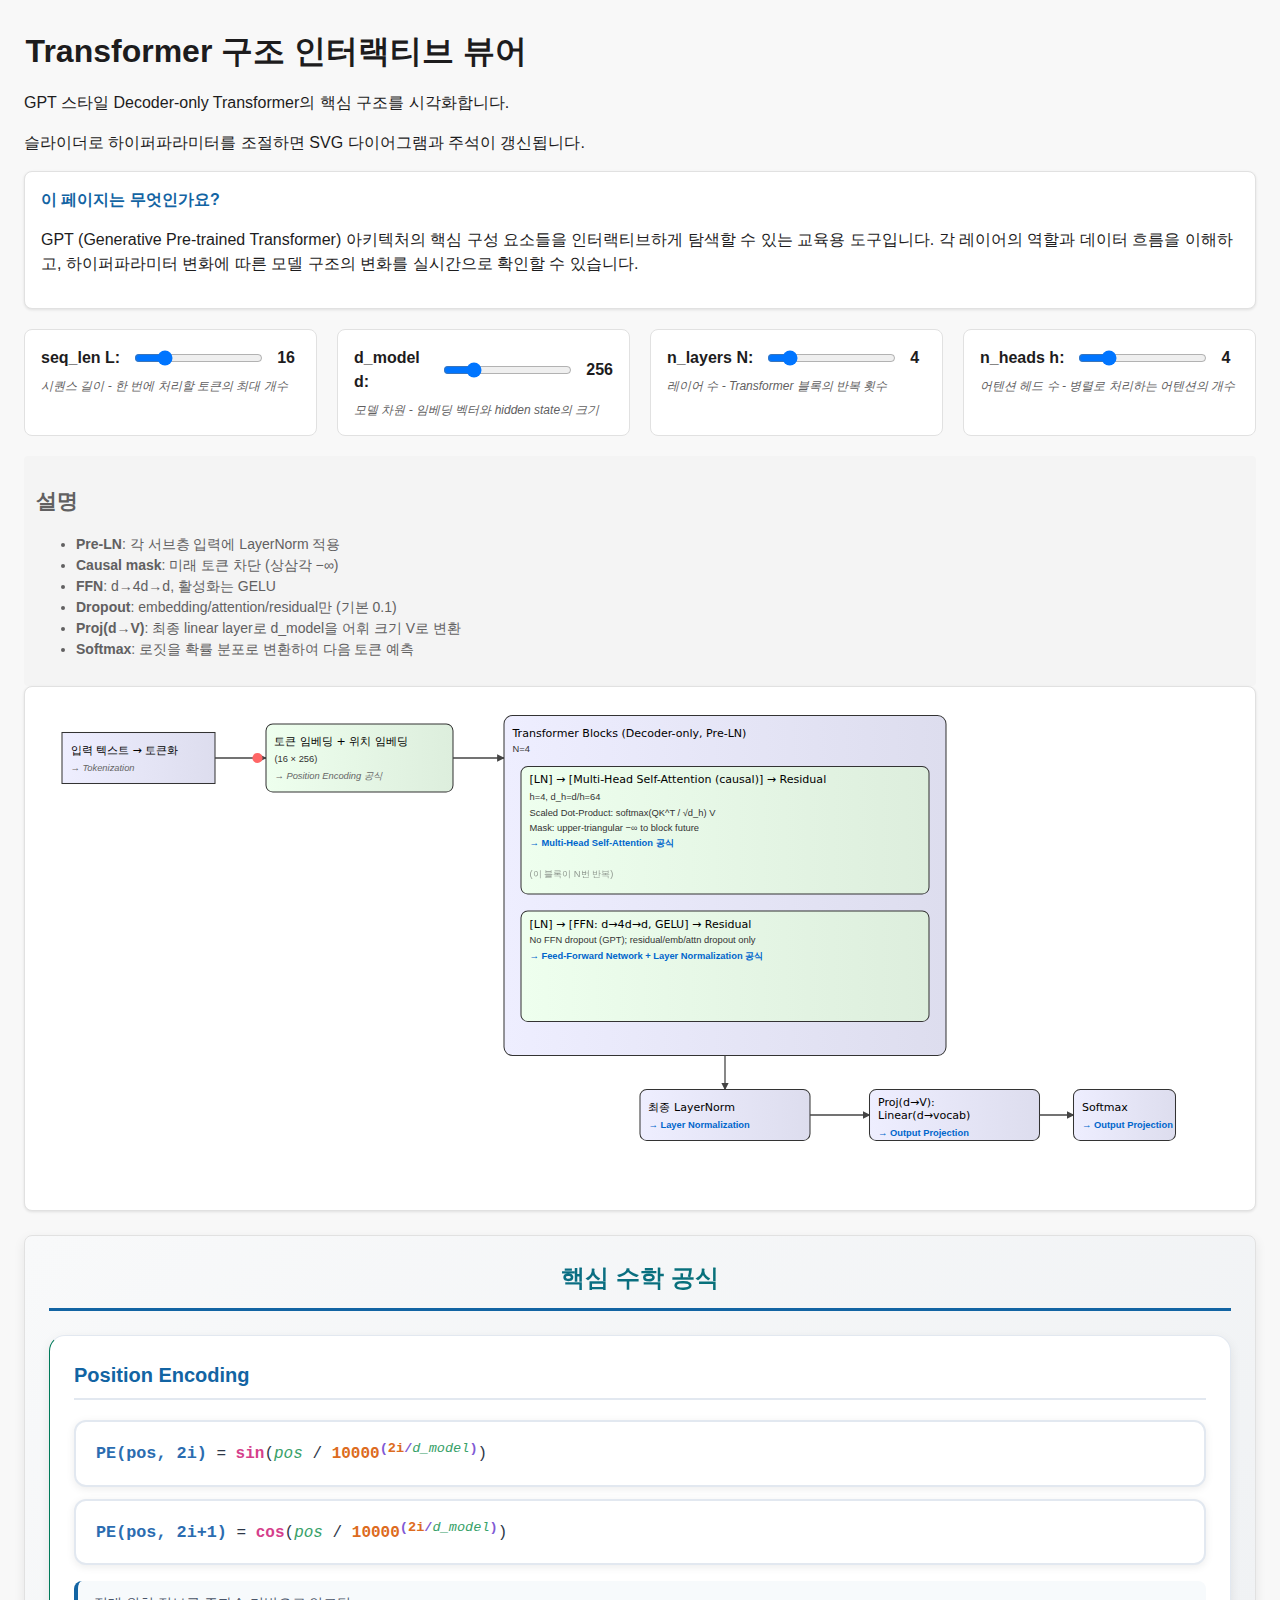
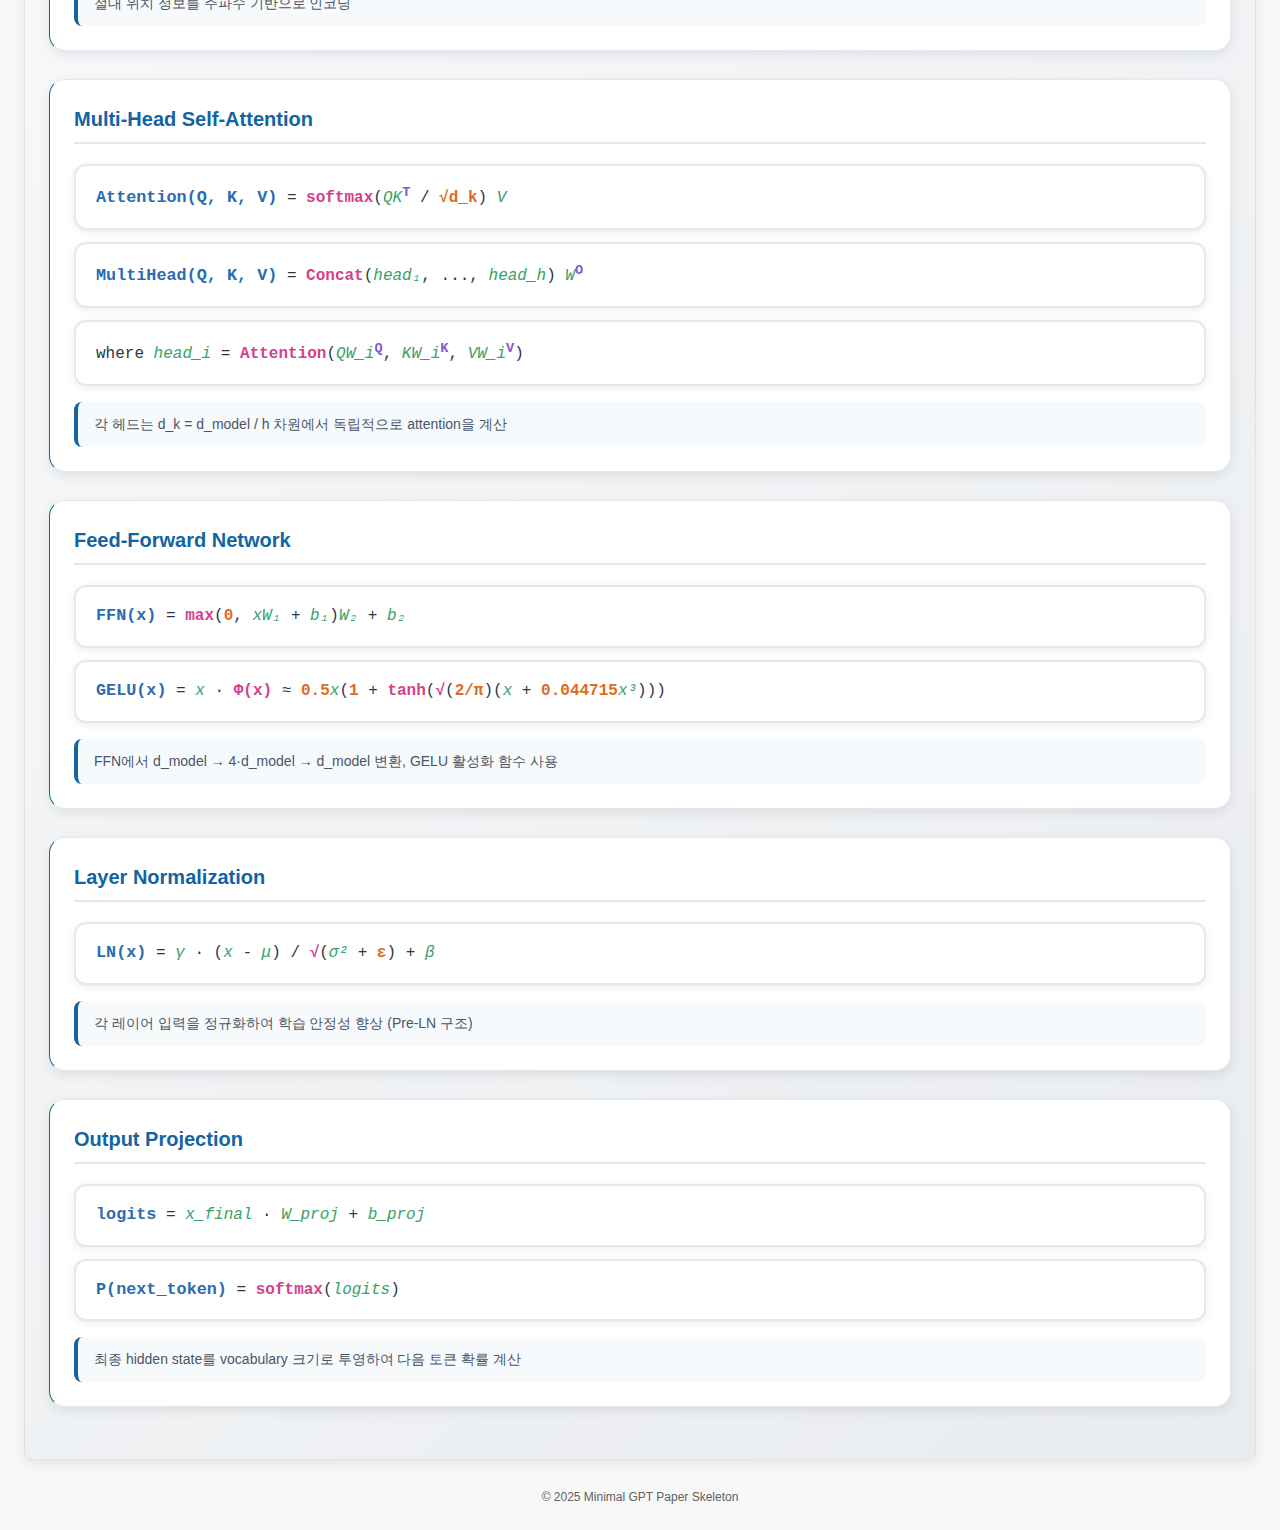
<file: transformer-viewer/index.html>
<!doctype html>
<html lang="ko">
<head>
  <meta charset="utf-8"/>
  <meta name="viewport" content="width=device-width, initial-scale=1"/>
  <title>Transformer Viewer (Front)</title>
  <link rel="stylesheet" href="./styles.css"/>
  <script defer src="./app.js"></script>
</head>
<body>
<header>
  <h1>Transformer 구조 인터랙티브 뷰어</h1>
  <p>GPT 스타일 Decoder-only Transformer의 핵심 구조를 시각화합니다.</p>
  <p>슬라이더로 하이퍼파라미터를 조절하면 SVG 다이어그램과 주석이 갱신됩니다.</p>
  <div class="intro-box">
    <h3>이 페이지는 무엇인가요?</h3>
    <p>GPT (Generative Pre-trained Transformer) 아키텍처의 핵심 구성 요소들을 인터랙티브하게 탐색할 수 있는 교육용 도구입니다. 
    각 레이어의 역할과 데이터 흐름을 이해하고, 하이퍼파라미터 변화에 따른 모델 구조의 변화를 실시간으로 확인할 수 있습니다.</p>
  </div>
</header>

<section class="controls">
  <div class="control-group">
    <label>seq_len L: <input id="seq" type="range" min="4" max="64" value="16"><span id="seq_val">16</span></label>
    <div class="control-desc">시퀀스 길이 - 한 번에 처리할 토큰의 최대 개수</div>
  </div>
  <div class="control-group">
    <label>d_model d: <input id="dmodel" type="range" min="64" max="1024" step="64" value="256"><span id="d_val">256</span></label>
    <div class="control-desc">모델 차원 - 임베딩 벡터와 hidden state의 크기</div>
  </div>
  <div class="control-group">
    <label>n_layers N: <input id="layers" type="range" min="1" max="24" value="4"><span id="n_val">4</span></label>
    <div class="control-desc">레이어 수 - Transformer 블록의 반복 횟수</div>
  </div>
  <div class="control-group">
    <label>n_heads h: <input id="heads" type="range" min="1" max="16" value="4"><span id="h_val">4</span></label>
    <div class="control-desc">어텐션 헤드 수 - 병렬로 처리하는 어텐션의 개수</div>
  </div>
</section>

<section class="legend">
  <h2>설명</h2>
  <ul>
    <li><strong>Pre-LN</strong>: 각 서브층 입력에 LayerNorm 적용</li>
    <li><strong>Causal mask</strong>: 미래 토큰 차단 (상삼각 −∞)</li>
    <li><strong>FFN</strong>: d→4d→d, 활성화는 GELU</li>
    <li><strong>Dropout</strong>: embedding/attention/residual만 (기본 0.1)</li>
    <li><strong>Proj(d→V)</strong>: 최종 linear layer로 d_model을 어휘 크기 V로 변환</li>
    <li><strong>Softmax</strong>: 로짓을 확률 분포로 변환하여 다음 토큰 예측</li>
  </ul>
</section>

<section class="stage">
  <!-- Minimal, standards-aligned GPT-style (Decoder-only, Pre-LN) block diagram -->
  <svg id="diagram" viewBox="0 0 1400 560" xmlns="http://www.w3.org/2000/svg" aria-label="GPT-style Transformer diagram">
    <defs>
      <linearGradient id="g1" x1="0" x2="1">
        <stop offset="0%" stop-color="#eef"/>
        <stop offset="100%" stop-color="#dde"/>
      </linearGradient>
      <linearGradient id="g2" x1="0" x2="1">
        <stop offset="0%" stop-color="#efe"/>
        <stop offset="100%" stop-color="#ded"/>
      </linearGradient>
      <style>
        .box{fill:url(#g1);stroke:#333;stroke-width:1.2}
        .box2{fill:url(#g2);stroke:#333;stroke-width:1.2}
        .label{font-family:ui-sans-serif,system-ui,Segoe UI,Apple SD Gothic Neo,sans-serif;font-size:13px}
        .small{font-size:11px;fill:#333}
        .arrow{marker-end:url(#m1);stroke:#444;stroke-width:1.5}
        .pulse{animation:pulse 1.2s infinite}
        @keyframes pulse {0%{opacity:0.5}50%{opacity:1}100%{opacity:0.5}}
      </style>
      <marker id="m1" viewBox="0 0 10 10" refX="9" refY="5" markerWidth="6" markerHeight="6" orient="auto-start-reverse">
        <path d="M 0 0 L 10 5 L 0 10 z" fill="#444"/>
      </marker>
    </defs>

    <!-- Input -->
    <rect x="20" y="30" width="180" height="60" class="box"/>
    <text x="30" y="55" class="label">입력 텍스트 → 토큰화</text>
    <text x="30" y="75" class="small" style="fill:#666; font-style:italic;">→ Tokenization</text>
    <line x1="200" y1="60" x2="260" y2="60" class="arrow"/>

    <!-- Emb + Pos -->
    <rect x="260" y="20" width="220" height="80" rx="8" class="box2" id="embbox"/>
    <text x="270" y="45" class="label">토큰 임베딩 + 위치 임베딩</text>
    <text x="270" y="65" class="small" id="shape1">(L × d)</text>
    <text x="270" y="85" class="small" style="fill:#666; font-style:italic;">→ Position Encoding 공식</text>
    <line x1="480" y1="60" x2="540" y2="60" class="arrow"/>

    <!-- Blocks container -->
    <rect x="540" y="10" width="520" height="400" rx="10" class="box"/>
    <text x="550" y="35" class="label">Transformer Blocks (Decoder-only, Pre-LN)</text>
    <text x="550" y="53" class="small" id="layers_txt">N=4</text>

    <!-- One block schematic -->
    <rect x="560" y="70" width="480" height="150" rx="8" class="box2"/>
    <text x="570" y="90" class="label">[LN] → [Multi-Head Self-Attention (causal)] → Residual</text>
    <text x="570" y="110" class="small" id="mh_txt">h=4, d_h=d/h</text>
    <text x="570" y="128" class="small">Scaled Dot-Product: softmax(QK^T / √d_h) V</text>
    <text x="570" y="146" class="small">Mask: upper-triangular −∞ to block future</text>
    <text x="570" y="164" class="small" style="fill:#0066cc; font-weight:bold;">→ Multi-Head Self-Attention 공식</text>
    <text x="570" y="200" class="small" style="opacity:0.5;">(이 블록이 N번 반복)</text>

    <rect x="560" y="240" width="480" height="130" rx="8" class="box2"/>
    <text x="570" y="260" class="label">[LN] → [FFN: d→4d→d, GELU] → Residual</text>
    <text x="570" y="278" class="small">No FFN dropout (GPT); residual/emb/attn dropout only</text>
    <text x="570" y="296" class="small" style="fill:#0066cc; font-weight:bold;">→ Feed-Forward Network + Layer Normalization 공식</text>

    <!-- Final LN & Head -->
    <line x1="800" y1="410" x2="800" y2="450" class="arrow"/>
    <rect x="700" y="450" width="200" height="60" rx="8" class="box"/>
    <text x="710" y="475" class="label">최종 LayerNorm</text>
    <text x="710" y="495" class="small" style="fill:#0066cc; font-weight:bold;">→ Layer Normalization</text>
    <line x1="900" y1="480" x2="970" y2="480" class="arrow"/>
    <rect x="970" y="450" width="200" height="60" rx="8" class="box"/>
    <text x="980" y="470" class="label">Proj(d→V):</text>
    <text x="980" y="485" class="label">Linear(d→vocab)</text>
    <text x="980" y="505" class="small" style="fill:#0066cc; font-weight:bold;">→ Output Projection</text>
    <line x1="1170" y1="480" x2="1210" y2="480" class="arrow"/>
    <rect x="1210" y="450" width="120" height="60" rx="8" class="box"/>
    <text x="1220" y="475" class="label">Softmax</text>
    <text x="1220" y="495" class="small" style="fill:#0066cc; font-weight:bold;">→ Output Projection</text>

    <!-- Flow highlight -->
    <circle id="pulseDot" cx="250" cy="60" r="6" fill="#f66" class="pulse" aria-hidden="true"/>
  </svg>
</section>



<section class="math-formulas">
  <h2>핵심 수학 공식</h2>
  
  <div class="formula-group">
    <h3>Position Encoding</h3>
    <div class="formula">
      <strong>PE(pos, 2i)</strong> = <span class="func">sin</span>(<span class="var">pos</span> / <span class="const">10000</span><sup>(<span class="const">2i</span>/<span class="var">d_model</span>)</sup>)
    </div>
    <div class="formula">
      <strong>PE(pos, 2i+1)</strong> = <span class="func">cos</span>(<span class="var">pos</span> / <span class="const">10000</span><sup>(<span class="const">2i</span>/<span class="var">d_model</span>)</sup>)
    </div>
    <p class="formula-desc">절대 위치 정보를 주파수 기반으로 인코딩</p>
  </div>

  <div class="formula-group">
    <h3>Multi-Head Self-Attention</h3>
    <div class="formula">
      <strong>Attention(Q, K, V)</strong> = <span class="func">softmax</span>(<span class="var">QK</span><sup>T</sup> / <span class="const">√d_k</span>) <span class="var">V</span>
    </div>
    <div class="formula">
      <strong>MultiHead(Q, K, V)</strong> = <span class="func">Concat</span>(<span class="var">head₁</span>, ..., <span class="var">head_h</span>) <span class="var">W</span><sup>O</sup>
    </div>
    <div class="formula">
      where <span class="var">head_i</span> = <span class="func">Attention</span>(<span class="var">QW_i</span><sup>Q</sup>, <span class="var">KW_i</span><sup>K</sup>, <span class="var">VW_i</span><sup>V</sup>)
    </div>
    <p class="formula-desc">각 헤드는 d_k = d_model / h 차원에서 독립적으로 attention을 계산</p>
  </div>

  <div class="formula-group">
    <h3>Feed-Forward Network</h3>
    <div class="formula">
      <strong>FFN(x)</strong> = <span class="func">max</span>(<span class="const">0</span>, <span class="var">x</span><span class="var">W₁</span> + <span class="var">b₁</span>)<span class="var">W₂</span> + <span class="var">b₂</span>
    </div>
    <div class="formula">
      <strong>GELU(x)</strong> = <span class="var">x</span> · <span class="func">Φ(x)</span> ≈ <span class="const">0.5</span><span class="var">x</span>(<span class="const">1</span> + <span class="func">tanh</span>(<span class="func">√</span>(<span class="const">2/π</span>)(<span class="var">x</span> + <span class="const">0.044715</span><span class="var">x³</span>)))
    </div>
    <p class="formula-desc">FFN에서 d_model → 4·d_model → d_model 변환, GELU 활성화 함수 사용</p>
  </div>


  <div class="formula-group">
    <h3>Layer Normalization</h3>
    <div class="formula">
      <strong>LN(x)</strong> = <span class="var">γ</span> · (<span class="var">x</span> - <span class="var">μ</span>) / <span class="func">√</span>(<span class="var">σ²</span> + <span class="const">ε</span>) + <span class="var">β</span>
    </div>
    <p class="formula-desc">각 레이어 입력을 정규화하여 학습 안정성 향상 (Pre-LN 구조)</p>
  </div>

  <div class="formula-group">
    <h3>Output Projection</h3>
    <div class="formula">
      <strong>logits</strong> = <span class="var">x_final</span> · <span class="var">W_proj</span> + <span class="var">b_proj</span>
    </div>
    <div class="formula">
      <strong>P(next_token)</strong> = <span class="func">softmax</span>(<span class="var">logits</span>)
    </div>
    <p class="formula-desc">최종 hidden state를 vocabulary 크기로 투영하여 다음 토큰 확률 계산</p>
  </div>
</section>

<footer>© 2025 Minimal GPT Paper Skeleton</footer>
</body>
</html>
</file>
<file: transformer-viewer/styles.css>
/* SLACK-inspired Clean UI Styles */
:root {
  --slack-blue: #1264a3;
  --slack-green: #007a5a;
  --text-primary: #1d1c1d;
  --text-secondary: #616061;
  --bg-primary: #ffffff;
  --bg-secondary: #f8f8f8;
  --bg-tertiary: #f4f4f4;
  --border-light: #e1e1e1;
  --border-medium: #d1d1d1;
  --radius-small: 4px;
  --radius-medium: 8px;
  --shadow-light: 0 1px 3px rgba(0,0,0,0.1);
  --shadow-medium: 0 4px 12px rgba(0,0,0,0.08);
}

body {
  font-family: -apple-system, BlinkMacSystemFont, 'Segoe UI', Roboto, Oxygen, Ubuntu, Cantarell, sans-serif;
  line-height: 1.5;
  margin: 0;
  padding: 24px;
  background: var(--bg-secondary);
  color: var(--text-primary);
}

header h1 {
  margin: 0.2rem 0 0 0.1rem;
  color: var(--text-primary);
  font-weight: 600;
}

.intro-box {
  background: var(--bg-primary);
  border: 1px solid var(--border-light);
  border-radius: var(--radius-medium);
  padding: 16px;
  margin: 12px 0;
  box-shadow: var(--shadow-light);
}

.intro-box h3 {
  margin: 0 0 8px 0;
  color: var(--slack-blue);
  font-size: 16px;
}

.controls {
  display: grid;
  grid-template-columns: repeat(auto-fit, minmax(280px, 1fr));
  gap: 20px;
  margin: 20px 0;
}

.control-group {
  background: var(--bg-primary);
  border: 1px solid var(--border-light);
  border-radius: var(--radius-medium);
  padding: 16px;
  transition: all 0.2s ease;
}

.control-group:hover {
  border-color: var(--slack-blue);
  box-shadow: var(--shadow-light);
}

.controls label {
  display: flex;
  align-items: center;
  gap: 12px;
  margin-bottom: 8px;
  font-weight: 600;
  color: var(--text-primary);
}

.control-desc {
  font-size: 12px;
  color: var(--text-secondary);
  line-height: 1.4;
  margin-top: 4px;
  font-style: italic;
}

.stage {
  background: var(--bg-primary);
  border: 1px solid var(--border-light);
  border-radius: var(--radius-medium);
  padding: 20px;
  overflow-x: auto;
  overflow-y: auto;
  min-height: 400px;
  box-shadow: var(--shadow-light);
}

/* SVG 다이어그램이 스크롤되도록 */
.stage svg {
  min-width: 1100px;
  width: auto;
  height: auto;
}

.legend {
  margin-top: 18px;
  padding: 12px;
  background: var(--bg-tertiary);
  border-radius: var(--radius-small);
  font-size: 14px;
  color: var(--text-secondary);
}

footer {
  margin-top: 28px;
  color: var(--text-secondary);
  font-size: 12px;
  text-align: center;
}

.math-formulas {
  margin-top: 24px;
  padding: 24px;
  background: linear-gradient(135deg, #f8f9fa 0%, #e9ecef 100%);
  border: 1px solid var(--border-light);
  border-radius: var(--radius-medium);
  box-shadow: var(--shadow-medium);
}

.math-formulas h2 {
  margin: 0 0 24px 0;
  color: var(--text-primary);
  font-size: 24px;
  font-weight: 700;
  text-align: center;
  border-bottom: 3px solid var(--slack-blue);
  padding-bottom: 12px;
  background: linear-gradient(90deg, var(--slack-blue), var(--slack-green));
  -webkit-background-clip: text;
  -webkit-text-fill-color: transparent;
  background-clip: text;
}

.formula-group {
  margin-bottom: 28px;
  padding: 24px;
  background: #ffffff;
  border-radius: 16px;
  border: 1px solid #e2e8f0;
  box-shadow: 0 4px 12px rgba(0,0,0,0.08);
  transition: transform 0.2s ease, box-shadow 0.2s ease;
}

.formula-group:hover {
  transform: translateY(-3px);
  box-shadow: 0 8px 24px rgba(0,0,0,0.12);
}

.formula-group h3 {
  margin: 0 0 20px 0;
  color: var(--slack-blue);
  font-size: 20px;
  font-weight: 700;
  display: flex;
  align-items: center;
  gap: 12px;
  padding-bottom: 8px;
  border-bottom: 2px solid #e2e8f0;
}

.formula {
  font-family: 'SF Mono', 'Monaco', 'Inconsolata', 'Roboto Mono', 'Courier New', monospace;
  background: #ffffff;
  color: #2d3748;
  padding: 16px 20px;
  margin: 12px 0;
  border-radius: 12px;
  border: 2px solid #e2e8f0;
  font-size: 16px;
  line-height: 1.6;
  overflow-x: auto;
  position: relative;
  box-shadow: 0 2px 8px rgba(0,0,0,0.08);
  transition: all 0.2s ease;
}

.formula:hover {
  border-color: var(--slack-blue);
  box-shadow: 0 4px 16px rgba(18, 100, 163, 0.15);
  transform: translateY(-1px);
}

.formula::before {
  display: none;
}

.formula strong {
  color: #2b6cb0;
  font-weight: 700;
  font-size: 1.05em;
}

.formula .func {
  color: #d53f8c;
  font-weight: 600;
}

.formula .var {
  color: #38a169;
  font-style: italic;
  font-weight: 500;
}

.formula .const {
  color: #dd6b20;
  font-weight: 600;
}

.formula sup {
  color: #805ad5;
  font-size: 0.85em;
  font-weight: 600;
}

.formula-desc {
  font-size: 14px;
  color: #4a5568;
  font-style: normal;
  margin: 16px 0 0 0;
  padding: 12px 16px;
  background: #f7fafc;
  border-radius: 8px;
  border-left: 4px solid var(--slack-blue);
  line-height: 1.5;
}

.formula-group:nth-child(odd) {
  border-left-color: var(--slack-blue);
}

.formula-group:nth-child(even) {
  border-left-color: var(--slack-green);
}
</file>
